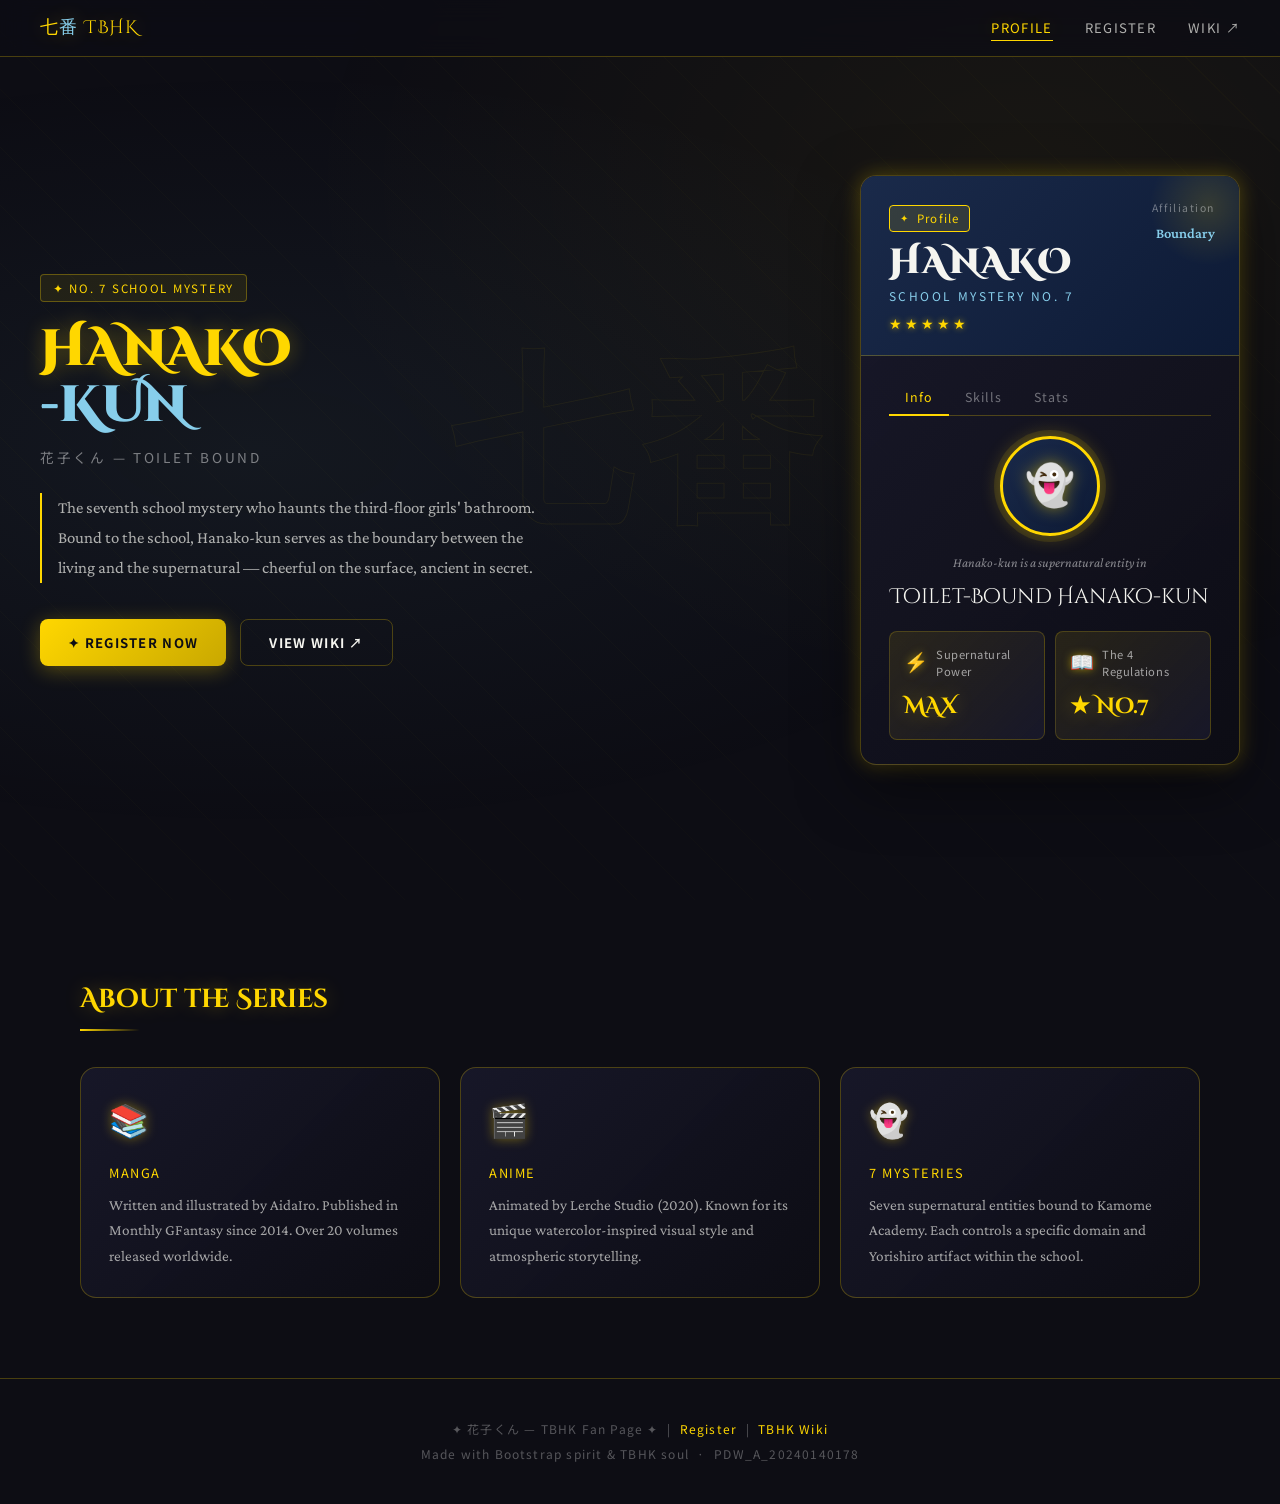
<file: index.html>
<!DOCTYPE html>
<html lang="id">
<head>
  <meta charset="UTF-8" />
  <meta name="viewport" content="width=device-width, initial-scale=1.0" />
  <title>@neiranie | TBHK</title>
  <link rel="stylesheet" href="style.css" />
</head>
<body>

  <!-- NAVBAR -->
  <nav class="navbar">
    <a href="index.html" class="nav-logo">七<span>番</span> TBHK</a>
    <ul class="nav-links">
      <li><a href="index.html" class="active">Profile</a></li>
      <li><a href="form.html">Register</a></li>
      <li><a href="https://tbhk.fandom.com/wiki/Hanako" target="_blank">Wiki ↗</a></li>
    </ul>
  </nav>

  <!-- HERO -->
  <section class="hero">
    <div class="hero-bg-text">七番</div>

    <div class="hero-content">
      <!-- Left: Info -->
      <div class="hero-info stagger-in">
        <div class="section-tag">✦ No. 7 School Mystery</div>

        <h1 class="hero-title">
          <span class="accent-gold">HANAKO</span><br>
          <span class="accent-sky">-KUN</span>
        </h1>

        <p class="hero-subtitle">花子くん — Toilet Bound</p>

        <p class="hero-desc">
          The seventh school mystery who haunts the third-floor girls' bathroom.
          Bound to the school, Hanako-kun serves as the boundary between the
          living and the supernatural — cheerful on the surface, ancient in secret.
        </p>

        <div class="hero-actions">
          <a href="form.html" class="btn btn-gold">✦ Register Now</a>
          <a href="https://tbhk.fandom.com/wiki/Hanako" target="_blank" class="btn btn-outline">View Wiki ↗</a>
        </div>
      </div>

      <!-- Right: Profile Card -->
      <div class="animate-float">
        <div class="profile-card">
          <!-- Card Header -->
          <div class="card-header">
            <div class="card-badge">Profile</div>
            <div class="card-name">HANAKO</div>
            <div class="card-subtitle">SCHOOL MYSTERY NO. 7</div>
            <div class="stars">
              <span>★</span><span>★</span><span>★</span><span>★</span><span>★</span>
            </div>
            <div class="card-type">
              <span class="card-type-label">Affiliation</span>
              <span class="card-type-value">Boundary</span>
            </div>
          </div>

          <!-- Card Body with Tabs -->
          <div class="card-body">
            <div class="tab-nav">
              <button class="tab-btn active" onclick="switchTab(event, 'tab-info')">Info</button>
              <button class="tab-btn" onclick="switchTab(event, 'tab-skills')">Skills</button>
              <button class="tab-btn" onclick="switchTab(event, 'tab-stats')">Stats</button>
            </div>

            <!-- Tab: Info -->
            <div id="tab-info" class="tab-content active">
              <div class="avatar-wrap">
                <div class="avatar">
                  <span class="avatar-placeholder">👻</span>
                </div>
              </div>
              <p class="char-desc">Hanako-kun is a supernatural entity in</p>
              <p class="char-title-big">Toilet-Bound Hanako-kun</p>

              <div class="talent-grid">
                <div class="talent-card">
                  <div class="talent-card-header">
                    <span class="talent-icon">⚡</span>
                    <span class="talent-name">Supernatural Power</span>
                  </div>
                  <div class="talent-value">MAX</div>
                </div>
                <div class="talent-card">
                  <div class="talent-card-header">
                    <span class="talent-icon">📖</span>
                    <span class="talent-name">The 4 Regulations</span>
                  </div>
                  <div class="talent-value">★ No.7</div>
                </div>
              </div>
            </div>

            <!-- Tab: Skills -->
            <div id="tab-skills" class="tab-content">
              <div class="skill-grid">
                <div class="skill-icon">
                  <span class="skill-icon-emoji">🕯️</span>
                  <span class="skill-icon-name">Boundary Control</span>
                </div>
                <div class="skill-icon">
                  <span class="skill-icon-emoji">🔪</span>
                  <span class="skill-icon-name">Blade Mastery</span>
                </div>
                <div class="skill-icon">
                  <span class="skill-icon-emoji">🌸</span>
                  <span class="skill-icon-name">Mokke Command</span>
                </div>
                <div class="skill-icon">
                  <span class="skill-icon-emoji">⛩️</span>
                  <span class="skill-icon-name">Yorishiro Seal</span>
                </div>
                <div class="skill-icon">
                  <span class="skill-icon-emoji">🌙</span>
                  <span class="skill-icon-name">Time Alter</span>
                </div>
                <div class="skill-icon">
                  <span class="skill-icon-emoji">✨</span>
                  <span class="skill-icon-name">Wish Grant</span>
                </div>
              </div>
            </div>

            <!-- Tab: Stats -->
            <div id="tab-stats" class="tab-content">
              <div class="stat-area">
                <div class="stat-label">統計 Statistics</div>
                <div class="stat-bars">
                  <div class="stat-row">
                    <span class="stat-name">Power</span>
                    <div class="stat-bar-track">
                      <div class="stat-bar-fill" style="width:95%; --delay:0.1s"></div>
                    </div>
                    <span class="stat-val">95</span>
                  </div>
                  <div class="stat-row">
                    <span class="stat-name">Speed</span>
                    <div class="stat-bar-track">
                      <div class="stat-bar-fill" style="width:88%; --delay:0.2s"></div>
                    </div>
                    <span class="stat-val">88</span>
                  </div>
                  <div class="stat-row">
                    <span class="stat-name">Mystery</span>
                    <div class="stat-bar-track">
                      <div class="stat-bar-fill" style="width:100%; --delay:0.3s"></div>
                    </div>
                    <span class="stat-val">∞</span>
                  </div>
                  <div class="stat-row">
                    <span class="stat-name">Charisma</span>
                    <div class="stat-bar-track">
                      <div class="stat-bar-fill" style="width:82%; --delay:0.4s"></div>
                    </div>
                    <span class="stat-val">82</span>
                  </div>
                  <div class="stat-row">
                    <span class="stat-name">Wisdom</span>
                    <div class="stat-bar-track">
                      <div class="stat-bar-fill" style="width:90%; --delay:0.5s"></div>
                    </div>
                    <span class="stat-val">90</span>
                  </div>
                </div>
              </div>
            </div>

          </div><!-- /card-body -->
        </div><!-- /profile-card -->
      </div>
    </div><!-- /hero-content -->
  </section>

  <!-- INFO SECTION -->
  <div class="section">
    <h2 class="section-title">About the Series</h2>
    <div class="section-divider"></div>
    <div class="info-grid stagger-in">
      <div class="info-card">
        <div class="info-card-icon">📚</div>
        <div class="info-card-title">Manga</div>
        <p class="info-card-text">Written and illustrated by AidaIro. Published in Monthly GFantasy since 2014. Over 20 volumes released worldwide.</p>
      </div>
      <div class="info-card">
        <div class="info-card-icon">🎬</div>
        <div class="info-card-title">Anime</div>
        <p class="info-card-text">Animated by Lerche Studio (2020). Known for its unique watercolor-inspired visual style and atmospheric storytelling.</p>
      </div>
      <div class="info-card">
        <div class="info-card-icon">👻</div>
        <div class="info-card-title">7 Mysteries</div>
        <p class="info-card-text">Seven supernatural entities bound to Kamome Academy. Each controls a specific domain and Yorishiro artifact within the school.</p>
      </div>
    </div>
  </div>

  <!-- FOOTER -->
  <footer>
    <p>✦ 花子くん — TBHK Fan Page ✦ &nbsp;|&nbsp; <a href="form.html">Register</a> &nbsp;|&nbsp; <a href="https://tbhk.fandom.com" target="_blank">TBHK Wiki</a></p>
    <p style="margin-top:6px;">Made with Bootstrap spirit &amp; TBHK soul &nbsp;·&nbsp; PDW_A_20240140178</p>
  </footer>

  <script src="main.js"></script>
</body>
</html>
</file>
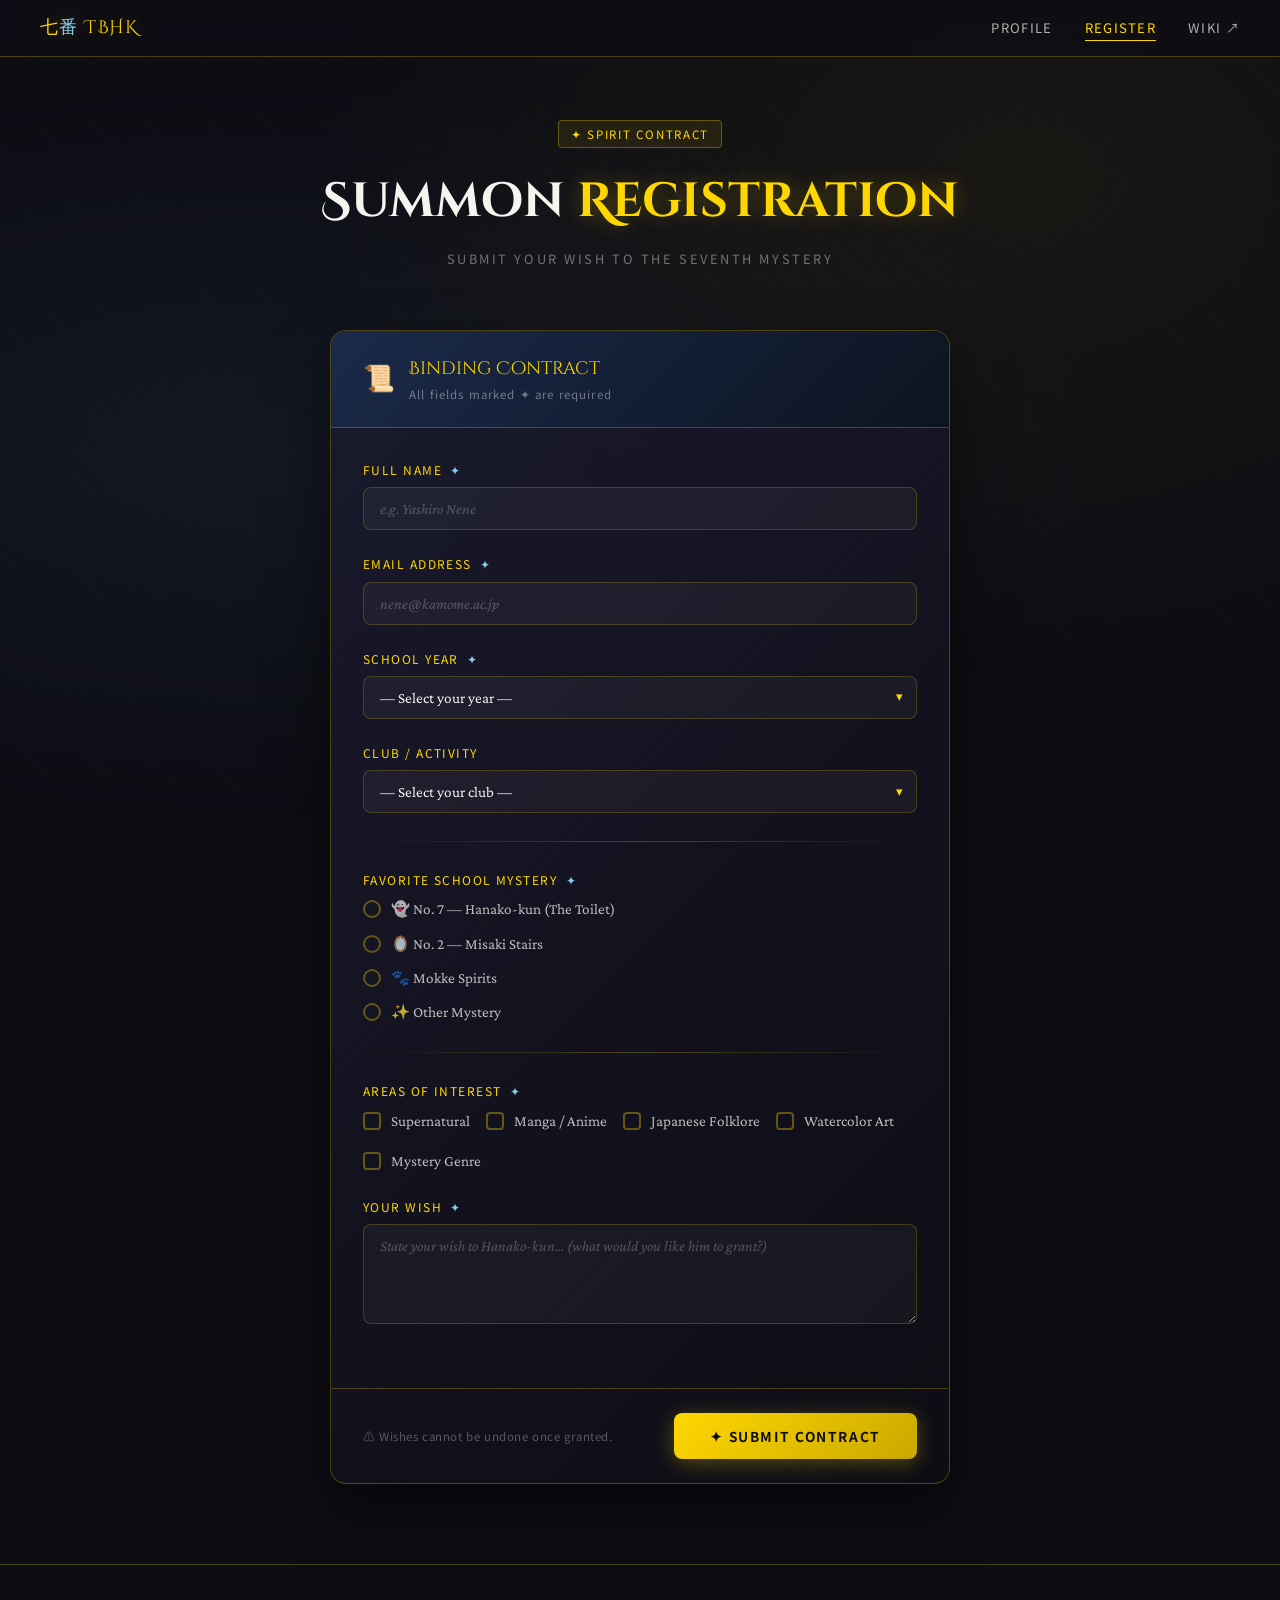
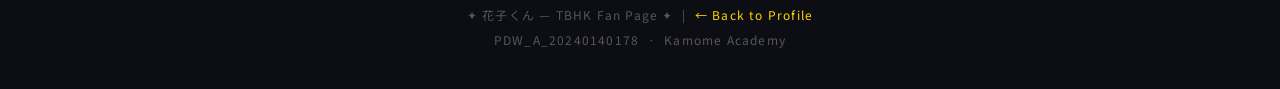
<file: form.html>
<!DOCTYPE html>
<html lang="id">
<head>
  <meta charset="UTF-8" />
  <meta name="viewport" content="width=device-width, initial-scale=1.0" />
  <title>@neiranie | TBHK</title>
  <link rel="stylesheet" href="style.css" />
</head>
<body>

  <!-- NAVBAR -->
  <nav class="navbar">
    <a href="index.html" class="nav-logo">七<span>番</span> TBHK</a>
    <ul class="nav-links">
      <li><a href="index.html">Profile</a></li>
      <li><a href="form.html" class="active">Register</a></li>
      <li><a href="https://tbhk.fandom.com/wiki/Hanako" target="_blank">Wiki ↗</a></li>
    </ul>
  </nav>

  <!-- FORM HERO -->
  <div class="form-hero">
    <div class="hero-bg-text" style="font-size:clamp(50px,10vw,120px); opacity:0.4;">契約</div>
    <div class="section-tag" style="margin: 0 auto 16px; display:inline-flex;">✦ Spirit Contract</div>
    <h1 class="form-hero-title">Summon <span class="accent-gold">Registration</span></h1>
    <p class="form-hero-sub">Submit your wish to the seventh mystery</p>
  </div>

  <!-- FORM -->
  <div class="form-container">
    <div class="form-card">

      <!-- Form Header -->
      <div class="form-card-header">
        <span class="form-card-header-icon">📜</span>
        <div>
          <div class="form-card-title">Binding Contract</div>
          <div class="form-card-subtitle">All fields marked ✦ are required</div>
        </div>
      </div>

      <!-- Form Body -->
      <div class="form-body">

        <!-- Name -->
        <div class="form-group">
          <label class="form-label" for="name">Full Name <span class="required">✦</span></label>
          <input type="text" id="name" class="form-input" placeholder="e.g. Yashiro Nene" required />
        </div>

        <!-- Email -->
        <div class="form-group">
          <label class="form-label" for="email">Email Address <span class="required">✦</span></label>
          <input type="email" id="email" class="form-input" placeholder="nene@kamome.ac.jp" required />
        </div>

        <!-- School Year (Dropdown) -->
        <div class="form-group">
          <label class="form-label" for="year">School Year <span class="required">✦</span></label>
          <div class="select-wrap">
            <select id="year" class="form-select" required>
              <option value="" disabled selected>— Select your year —</option>
              <option value="1">1st Year</option>
              <option value="2">2nd Year</option>
              <option value="3">3rd Year</option>
              <option value="staff">Staff / Teacher</option>
            </select>
          </div>
        </div>

        <!-- Club (Dropdown) -->
        <div class="form-group">
          <label class="form-label" for="club">Club / Activity</label>
          <div class="select-wrap">
            <select id="club" class="form-select">
              <option value="" disabled selected>— Select your club —</option>
              <option value="broadcast">Broadcasting Club</option>
              <option value="art">Art Club</option>
              <option value="drama">Drama Club</option>
              <option value="none">No Club</option>
            </select>
          </div>
        </div>

        <div class="form-divider"></div>

        <!-- Favorite Mystery (Radio) -->
        <div class="form-group">
          <label class="form-label">Favorite School Mystery <span class="required">✦</span></label>
          <div class="radio-group">
            <label class="radio-item">
              <input type="radio" name="mystery" value="hanako" />
              👻 No. 7 — Hanako-kun (The Toilet)
            </label>
            <label class="radio-item">
              <input type="radio" name="mystery" value="misaki" />
              🪞 No. 2 — Misaki Stairs
            </label>
            <label class="radio-item">
              <input type="radio" name="mystery" value="mokke" />
              🐾 Mokke Spirits
            </label>
            <label class="radio-item">
              <input type="radio" name="mystery" value="other" />
              ✨ Other Mystery
            </label>
          </div>
        </div>

        <div class="form-divider"></div>

        <!-- Interests (Checkbox) -->
        <div class="form-group">
          <label class="form-label">Areas of Interest <span class="required">✦</span></label>
          <div class="checkbox-group inline">
            <label class="checkbox-item">
              <input type="checkbox" name="interest" value="supernatural" />
              Supernatural
            </label>
            <label class="checkbox-item">
              <input type="checkbox" name="interest" value="manga" />
              Manga / Anime
            </label>
            <label class="checkbox-item">
              <input type="checkbox" name="interest" value="folklore" />
              Japanese Folklore
            </label>
            <label class="checkbox-item">
              <input type="checkbox" name="interest" value="art" />
              Watercolor Art
            </label>
            <label class="checkbox-item">
              <input type="checkbox" name="interest" value="mystery" />
              Mystery Genre
            </label>
          </div>
        </div>

        <!-- Wish / Message -->
        <div class="form-group">
          <label class="form-label" for="wish">Your Wish <span class="required">✦</span></label>
          <textarea id="wish" class="form-textarea" placeholder="State your wish to Hanako-kun... (what would you like him to grant?)" required></textarea>
        </div>

      </div><!-- /form-body -->

      <!-- Form Footer -->
      <div class="form-footer">
        <span class="form-footer-note">⚠ Wishes cannot be undone once granted.</span>
        <button class="btn-submit" onclick="handleSubmit()">✦ Submit Contract</button>
      </div>

    </div><!-- /form-card -->
  </div>

  <!-- Toast -->
  <div class="toast" id="toast">
    <span>✦</span>
    <span id="toast-msg">Contract submitted successfully!</span>
  </div>

  <!-- FOOTER -->
  <footer>
    <p>✦ 花子くん — TBHK Fan Page ✦ &nbsp;|&nbsp; <a href="index.html">← Back to Profile</a></p>
    <p style="margin-top:6px;">PDW_A_20240140178 &nbsp;·&nbsp; Kamome Academy</p>
  </footer>

  <script src="main.js"></script>
</body>
</html>
</file>
<file: style.css>
/* =============================================
   TBHK THEME - HANAKO COLOR PALETTE
   Colors: #1a1a2e (deep navy/black), #FFD700 (gold),
           #87CEEB (sky blue), #ffffff, #c8a97e (aged paper)
   ============================================= */

@import url('https://fonts.googleapis.com/css2?family=Cinzel+Decorative:wght@400;700;900&family=Crimson+Pro:ital,wght@0,300;0,400;0,600;1,300;1,400&family=Noto+Sans+JP:wght@300;400;700&display=swap');

/* ---- CSS Variables ---- */
:root {
  --black: #0d0d14;
  --deep-navy: #1a1a2e;
  --navy: #16213e;
  --gold: #FFD700;
  --gold-dark: #c9a800;
  --gold-light: #fff0a0;
  --sky: #87CEEB;
  --sky-dark: #5aabd6;
  --white: #f5f5f0;
  --paper: #e8dcc8;
  --ghost: rgba(255,255,255,0.07);
  --ghost-border: rgba(255,215,0,0.25);
  --shadow-gold: 0 0 20px rgba(255,215,0,0.3);
  --shadow-sky: 0 0 20px rgba(135,206,235,0.3);
  --font-display: 'Cinzel Decorative', serif;
  --font-body: 'Crimson Pro', serif;
  --font-jp: 'Noto Sans JP', sans-serif;
  --radius: 16px;
  --radius-sm: 8px;
}

/* ---- Reset & Base ---- */
*, *::before, *::after { box-sizing: border-box; margin: 0; padding: 0; }

html { scroll-behavior: smooth; }

body {
  background-color: var(--black);
  color: var(--white);
  font-family: var(--font-body);
  font-size: 16px;
  line-height: 1.6;
  min-height: 100vh;
  overflow-x: hidden;
}

/* ---- Background Texture ---- */
body::before {
  content: '';
  position: fixed;
  inset: 0;
  background:
    radial-gradient(ellipse at 20% 50%, rgba(135,206,235,0.06) 0%, transparent 60%),
    radial-gradient(ellipse at 80% 20%, rgba(255,215,0,0.05) 0%, transparent 50%),
    repeating-linear-gradient(
      45deg,
      transparent,
      transparent 40px,
      rgba(255,215,0,0.015) 40px,
      rgba(255,215,0,0.015) 41px
    );
  pointer-events: none;
  z-index: 0;
}

/* ---- Scrollbar ---- */
::-webkit-scrollbar { width: 6px; }
::-webkit-scrollbar-track { background: var(--black); }
::-webkit-scrollbar-thumb { background: var(--gold-dark); border-radius: 3px; }

/* =========================================
   NAVBAR
   ========================================= */
.navbar {
  position: fixed;
  top: 0; left: 0; right: 0;
  z-index: 100;
  display: flex;
  align-items: center;
  justify-content: space-between;
  padding: 14px 40px;
  background: rgba(13,13,20,0.85);
  backdrop-filter: blur(12px);
  border-bottom: 1px solid var(--ghost-border);
}

.nav-logo {
  font-family: var(--font-display);
  font-size: 1.1rem;
  color: var(--gold);
  text-decoration: none;
  letter-spacing: 0.08em;
  text-shadow: var(--shadow-gold);
}

.nav-logo span {
  color: var(--sky);
}

.nav-links {
  display: flex;
  gap: 32px;
  list-style: none;
}

.nav-links a {
  font-family: var(--font-jp);
  font-size: 0.82rem;
  color: rgba(245,245,240,0.7);
  text-decoration: none;
  letter-spacing: 0.1em;
  text-transform: uppercase;
  transition: color 0.3s, text-shadow 0.3s;
  position: relative;
}

.nav-links a::after {
  content: '';
  position: absolute;
  bottom: -4px; left: 0; right: 0;
  height: 1px;
  background: var(--gold);
  transform: scaleX(0);
  transform-origin: left;
  transition: transform 0.3s ease;
}

.nav-links a:hover,
.nav-links a.active {
  color: var(--gold);
  text-shadow: var(--shadow-gold);
}

.nav-links a:hover::after,
.nav-links a.active::after {
  transform: scaleX(1);
}

/* =========================================
   HERO SECTION (index.html)
   ========================================= */
.hero {
  position: relative;
  min-height: 100vh;
  display: flex;
  align-items: center;
  padding: 100px 40px 60px;
  overflow: hidden;
}

.hero-bg-text {
  position: absolute;
  top: 50%;
  left: 50%;
  transform: translate(-50%, -50%);
  font-family: var(--font-display);
  font-size: clamp(80px, 15vw, 180px);
  font-weight: 900;
  color: transparent;
  -webkit-text-stroke: 1px rgba(255,215,0,0.06);
  white-space: nowrap;
  pointer-events: none;
  user-select: none;
  letter-spacing: 0.05em;
}

.hero-content {
  position: relative;
  z-index: 1;
  max-width: 1200px;
  margin: 0 auto;
  display: grid;
  grid-template-columns: 1fr 380px;
  gap: 60px;
  align-items: center;
  width: 100%;
}

/* ---- Profile Card ---- */
.profile-card {
  background: linear-gradient(135deg, rgba(26,26,46,0.9) 0%, rgba(13,13,20,0.95) 100%);
  border: 1px solid var(--ghost-border);
  border-radius: var(--radius);
  overflow: hidden;
  box-shadow: 0 20px 60px rgba(0,0,0,0.5), var(--shadow-gold);
  animation: fadeInUp 0.8s ease forwards;
}

.card-header {
  position: relative;
  background: linear-gradient(135deg, #1a2a4a 0%, #0d1a35 100%);
  padding: 28px 28px 20px;
  border-bottom: 1px solid var(--ghost-border);
  overflow: hidden;
}

.card-header::before {
  content: '';
  position: absolute;
  top: -30px; right: -30px;
  width: 120px; height: 120px;
  background: radial-gradient(circle, rgba(255,215,0,0.15) 0%, transparent 70%);
  border-radius: 50%;
}

.card-badge {
  display: inline-flex;
  align-items: center;
  gap: 8px;
  background: rgba(255,215,0,0.12);
  border: 1px solid var(--gold);
  border-radius: 4px;
  padding: 3px 10px;
  font-family: var(--font-jp);
  font-size: 0.72rem;
  color: var(--gold);
  letter-spacing: 0.1em;
  margin-bottom: 12px;
}

.card-badge::before {
  content: '✦';
  font-size: 0.6rem;
}

.card-name {
  font-family: var(--font-display);
  font-size: 2.2rem;
  font-weight: 900;
  color: var(--white);
  letter-spacing: 0.05em;
  line-height: 1.1;
  margin-bottom: 4px;
}

.card-subtitle {
  font-family: var(--font-jp);
  font-size: 0.75rem;
  color: var(--sky);
  letter-spacing: 0.2em;
  text-transform: uppercase;
}

.card-type {
  position: absolute;
  top: 24px; right: 24px;
  text-align: right;
}

.card-type-label {
  font-family: var(--font-jp);
  font-size: 0.65rem;
  color: rgba(255,255,255,0.4);
  letter-spacing: 0.15em;
  display: block;
  margin-bottom: 4px;
}

.card-type-value {
  font-family: var(--font-body);
  font-size: 0.9rem;
  font-weight: 600;
  color: var(--sky);
}

/* Stars rating */
.stars {
  display: flex;
  gap: 3px;
  margin-top: 8px;
}

.stars span {
  color: var(--gold);
  font-size: 0.85rem;
  text-shadow: 0 0 6px rgba(255,215,0,0.6);
}

.card-body {
  padding: 24px 28px;
}

/* Tab navigation (like Gallery/Home/Lore in ref) */
.tab-nav {
  display: flex;
  gap: 0;
  border-bottom: 1px solid var(--ghost-border);
  margin-bottom: 20px;
}

.tab-btn {
  background: none;
  border: none;
  padding: 8px 16px;
  font-family: var(--font-jp);
  font-size: 0.78rem;
  color: rgba(255,255,255,0.4);
  cursor: pointer;
  letter-spacing: 0.08em;
  border-bottom: 2px solid transparent;
  margin-bottom: -1px;
  transition: all 0.3s;
}

.tab-btn.active {
  color: var(--gold);
  border-bottom-color: var(--gold);
}

.tab-content { display: none; }
.tab-content.active { display: block; animation: fadeIn 0.3s ease; }

/* Avatar */
.avatar-wrap {
  display: flex;
  justify-content: center;
  margin-bottom: 16px;
}

.avatar {
  width: 100px; height: 100px;
  border-radius: 50%;
  border: 3px solid var(--gold);
  box-shadow: 0 0 0 6px rgba(255,215,0,0.1), var(--shadow-gold);
  background: linear-gradient(135deg, #1a2a4a, #0d1a35);
  display: flex;
  align-items: center;
  justify-content: center;
  font-size: 2.5rem;
  position: relative;
  overflow: hidden;
}

.avatar-placeholder {
  font-size: 2.5rem;
  filter: drop-shadow(0 0 8px rgba(255,215,0,0.5));
}

/* Stat description */
.char-desc {
  font-family: var(--font-body);
  font-size: 0.82rem;
  font-style: italic;
  color: rgba(255,255,255,0.5);
  text-align: center;
  margin-bottom: 8px;
}

.char-title-big {
  font-family: var(--font-display);
  font-size: 1.3rem;
  color: var(--white);
  text-align: center;
  margin-bottom: 16px;
}

/* ---- Skill Icons (like King's Castling etc) ---- */
.skill-grid {
  display: grid;
  grid-template-columns: repeat(3, 1fr);
  gap: 12px;
  margin-bottom: 16px;
}

.skill-icon {
  background: linear-gradient(135deg, rgba(135,206,235,0.12), rgba(26,26,46,0.8));
  border: 1px solid rgba(135,206,235,0.25);
  border-radius: var(--radius-sm);
  padding: 14px 8px 10px;
  text-align: center;
  cursor: pointer;
  transition: all 0.3s;
}

.skill-icon:hover {
  border-color: var(--gold);
  box-shadow: var(--shadow-gold);
  transform: translateY(-2px);
}

.skill-icon-emoji {
  font-size: 1.5rem;
  display: block;
  margin-bottom: 6px;
  filter: drop-shadow(0 0 4px rgba(255,215,0,0.4));
}

.skill-icon-name {
  font-family: var(--font-jp);
  font-size: 0.62rem;
  color: rgba(255,255,255,0.6);
  letter-spacing: 0.05em;
}

/* ---- Stat chart area ---- */
.stat-area {
  background: rgba(135,206,235,0.05);
  border: 1px solid rgba(135,206,235,0.15);
  border-radius: var(--radius-sm);
  padding: 16px;
  margin-bottom: 16px;
}

.stat-label {
  font-family: var(--font-jp);
  font-size: 0.75rem;
  color: var(--sky);
  margin-bottom: 12px;
  letter-spacing: 0.1em;
}

.stat-bars {
  display: flex;
  flex-direction: column;
  gap: 8px;
}

.stat-row {
  display: flex;
  align-items: center;
  gap: 10px;
}

.stat-name {
  font-family: var(--font-jp);
  font-size: 0.68rem;
  color: rgba(255,255,255,0.5);
  width: 60px;
  flex-shrink: 0;
}

.stat-bar-track {
  flex: 1;
  height: 4px;
  background: rgba(255,255,255,0.08);
  border-radius: 2px;
  overflow: hidden;
}

.stat-bar-fill {
  height: 100%;
  border-radius: 2px;
  background: linear-gradient(90deg, var(--sky-dark), var(--sky));
  box-shadow: 0 0 6px rgba(135,206,235,0.5);
  transform-origin: left;
  animation: barGrow 1s ease forwards;
  animation-delay: var(--delay, 0s);
  transform: scaleX(0);
}

.stat-val {
  font-family: var(--font-jp);
  font-size: 0.68rem;
  color: var(--sky);
  width: 28px;
  text-align: right;
}

/* ---- Talent cards ---- */
.talent-grid {
  display: grid;
  grid-template-columns: 1fr 1fr;
  gap: 10px;
}

.talent-card {
  background: linear-gradient(135deg, rgba(255,215,0,0.1), rgba(26,26,46,0.8));
  border: 1px solid rgba(255,215,0,0.2);
  border-radius: var(--radius-sm);
  padding: 14px;
}

.talent-card-header {
  display: flex;
  align-items: center;
  gap: 8px;
  margin-bottom: 8px;
}

.talent-icon {
  font-size: 1.2rem;
  filter: drop-shadow(0 0 4px rgba(255,215,0,0.5));
}

.talent-name {
  font-family: var(--font-jp);
  font-size: 0.7rem;
  color: rgba(255,255,255,0.6);
  letter-spacing: 0.05em;
}

.talent-value {
  font-family: var(--font-display);
  font-size: 1.4rem;
  font-weight: 700;
  color: var(--gold);
  text-shadow: var(--shadow-gold);
}

/* =========================================
   MAIN INFO SECTION
   ========================================= */
.hero-info {
  position: relative;
  z-index: 1;
}

.section-tag {
  display: inline-flex;
  align-items: center;
  gap: 8px;
  background: rgba(255,215,0,0.08);
  border: 1px solid rgba(255,215,0,0.3);
  border-radius: 4px;
  padding: 4px 12px;
  font-family: var(--font-jp);
  font-size: 0.72rem;
  color: var(--gold);
  letter-spacing: 0.15em;
  text-transform: uppercase;
  margin-bottom: 20px;
}

.hero-title {
  font-family: var(--font-display);
  font-size: clamp(2rem, 4vw, 3.2rem);
  font-weight: 900;
  line-height: 1.1;
  margin-bottom: 12px;
  color: var(--white);
}

.hero-title .accent-gold { color: var(--gold); text-shadow: var(--shadow-gold); }
.hero-title .accent-sky { color: var(--sky); }

.hero-subtitle {
  font-family: var(--font-jp);
  font-size: 0.85rem;
  color: rgba(255,255,255,0.45);
  letter-spacing: 0.2em;
  text-transform: uppercase;
  margin-bottom: 24px;
}

.hero-desc {
  font-family: var(--font-body);
  font-size: 1.05rem;
  color: rgba(245,245,240,0.7);
  line-height: 1.8;
  max-width: 520px;
  margin-bottom: 36px;
  border-left: 2px solid var(--gold);
  padding-left: 16px;
}

.hero-actions {
  display: flex;
  gap: 14px;
  flex-wrap: wrap;
}

/* ---- Buttons ---- */
.btn {
  display: inline-flex;
  align-items: center;
  gap: 8px;
  padding: 12px 28px;
  border-radius: var(--radius-sm);
  font-family: var(--font-jp);
  font-size: 0.82rem;
  font-weight: 700;
  letter-spacing: 0.1em;
  text-decoration: none;
  cursor: pointer;
  border: none;
  transition: all 0.3s;
  text-transform: uppercase;
}

.btn-gold {
  background: linear-gradient(135deg, var(--gold), var(--gold-dark));
  color: var(--black);
  box-shadow: 0 4px 20px rgba(255,215,0,0.3);
}

.btn-gold:hover {
  transform: translateY(-2px);
  box-shadow: 0 8px 30px rgba(255,215,0,0.5);
}

.btn-outline {
  background: transparent;
  border: 1px solid var(--ghost-border);
  color: var(--white);
}

.btn-outline:hover {
  border-color: var(--gold);
  color: var(--gold);
  box-shadow: var(--shadow-gold);
}

/* =========================================
   INFO CARDS SECTION
   ========================================= */
.section {
  position: relative;
  z-index: 1;
  padding: 80px 40px;
  max-width: 1200px;
  margin: 0 auto;
}

.section-title {
  font-family: var(--font-display);
  font-size: 1.6rem;
  color: var(--gold);
  margin-bottom: 8px;
  text-shadow: var(--shadow-gold);
}

.section-divider {
  width: 60px;
  height: 2px;
  background: linear-gradient(90deg, var(--gold), transparent);
  margin-bottom: 36px;
}

.info-grid {
  display: grid;
  grid-template-columns: repeat(3, 1fr);
  gap: 20px;
}

.info-card {
  background: linear-gradient(135deg, rgba(26,26,46,0.8), rgba(13,13,20,0.9));
  border: 1px solid var(--ghost-border);
  border-radius: var(--radius);
  padding: 28px;
  transition: all 0.3s;
  position: relative;
  overflow: hidden;
}

.info-card::before {
  content: '';
  position: absolute;
  top: 0; left: 0; right: 0;
  height: 2px;
  background: linear-gradient(90deg, var(--gold), var(--sky), transparent);
  opacity: 0;
  transition: opacity 0.3s;
}

.info-card:hover {
  border-color: rgba(255,215,0,0.4);
  transform: translateY(-4px);
  box-shadow: 0 20px 40px rgba(0,0,0,0.4), var(--shadow-gold);
}

.info-card:hover::before { opacity: 1; }

.info-card-icon {
  font-size: 2rem;
  margin-bottom: 16px;
  filter: drop-shadow(0 0 6px rgba(255,215,0,0.4));
}

.info-card-title {
  font-family: var(--font-jp);
  font-size: 0.8rem;
  color: var(--gold);
  letter-spacing: 0.12em;
  text-transform: uppercase;
  margin-bottom: 8px;
}

.info-card-text {
  font-family: var(--font-body);
  font-size: 0.95rem;
  color: rgba(245,245,240,0.65);
  line-height: 1.7;
}

/* =========================================
   FOOTER
   ========================================= */
footer {
  position: relative;
  z-index: 1;
  text-align: center;
  padding: 40px;
  border-top: 1px solid var(--ghost-border);
  font-family: var(--font-jp);
  font-size: 0.75rem;
  color: rgba(255,255,255,0.3);
  letter-spacing: 0.1em;
}

footer a {
  color: var(--gold);
  text-decoration: none;
  transition: opacity 0.3s;
}
footer a:hover { opacity: 0.7; }

/* =========================================
   FORM PAGE (form.html)
   ========================================= */
.form-hero {
  position: relative;
  padding: 120px 40px 60px;
  text-align: center;
  overflow: hidden;
}

.form-hero-title {
  font-family: var(--font-display);
  font-size: clamp(1.8rem, 4vw, 3rem);
  color: var(--white);
  margin-bottom: 8px;
}

.form-hero-title .accent-gold { color: var(--gold); text-shadow: var(--shadow-gold); }

.form-hero-sub {
  font-family: var(--font-jp);
  font-size: 0.8rem;
  color: rgba(255,255,255,0.4);
  letter-spacing: 0.2em;
  text-transform: uppercase;
}

.form-container {
  max-width: 700px;
  margin: 0 auto;
  padding: 0 40px 80px;
  position: relative;
  z-index: 1;
}

.form-card {
  background: linear-gradient(135deg, rgba(26,26,46,0.95), rgba(13,13,20,0.98));
  border: 1px solid var(--ghost-border);
  border-radius: var(--radius);
  overflow: hidden;
  box-shadow: 0 30px 60px rgba(0,0,0,0.5);
}

.form-card-header {
  background: linear-gradient(135deg, #1a2a4a 0%, #0d1420 100%);
  padding: 24px 32px;
  border-bottom: 1px solid var(--ghost-border);
  display: flex;
  align-items: center;
  gap: 14px;
}

.form-card-header-icon { font-size: 1.6rem; }

.form-card-title {
  font-family: var(--font-display);
  font-size: 1.1rem;
  color: var(--gold);
}

.form-card-subtitle {
  font-family: var(--font-jp);
  font-size: 0.72rem;
  color: rgba(255,255,255,0.4);
  letter-spacing: 0.1em;
  margin-top: 2px;
}

.form-body {
  padding: 32px;
}

/* ---- Form Groups ---- */
.form-group {
  margin-bottom: 24px;
}

.form-label {
  display: block;
  font-family: var(--font-jp);
  font-size: 0.75rem;
  color: var(--gold);
  letter-spacing: 0.12em;
  text-transform: uppercase;
  margin-bottom: 8px;
}

.form-label .required { color: var(--sky); margin-left: 4px; }

.form-input,
.form-select,
.form-textarea {
  width: 100%;
  background: rgba(255,255,255,0.04);
  border: 1px solid rgba(255,215,0,0.2);
  border-radius: var(--radius-sm);
  padding: 12px 16px;
  color: var(--white);
  font-family: var(--font-body);
  font-size: 0.95rem;
  outline: none;
  transition: all 0.3s;
  appearance: none;
}

.form-input::placeholder,
.form-textarea::placeholder {
  color: rgba(255,255,255,0.25);
  font-style: italic;
}

.form-input:focus,
.form-select:focus,
.form-textarea:focus {
  border-color: var(--gold);
  background: rgba(255,215,0,0.04);
  box-shadow: 0 0 0 3px rgba(255,215,0,0.1);
}

.form-textarea { min-height: 100px; resize: vertical; }

/* Select styling */
.select-wrap { position: relative; }

.select-wrap::after {
  content: '▾';
  position: absolute;
  right: 14px;
  top: 50%;
  transform: translateY(-50%);
  color: var(--gold);
  pointer-events: none;
  font-size: 0.8rem;
}

.form-select option { background: var(--deep-navy); }

/* Radio & Checkbox */
.radio-group,
.checkbox-group {
  display: flex;
  flex-direction: column;
  gap: 10px;
}

.radio-group.inline,
.checkbox-group.inline {
  flex-direction: row;
  flex-wrap: wrap;
  gap: 16px;
}

.radio-item,
.checkbox-item {
  display: flex;
  align-items: center;
  gap: 10px;
  cursor: pointer;
  font-family: var(--font-body);
  font-size: 0.95rem;
  color: rgba(245,245,240,0.75);
  transition: color 0.3s;
}

.radio-item:hover,
.checkbox-item:hover { color: var(--gold); }

.radio-item input[type="radio"],
.checkbox-item input[type="checkbox"] {
  appearance: none;
  width: 18px; height: 18px;
  border: 2px solid rgba(255,215,0,0.35);
  border-radius: 50%;
  cursor: pointer;
  transition: all 0.3s;
  flex-shrink: 0;
  position: relative;
}

.checkbox-item input[type="checkbox"] {
  border-radius: 4px;
}

.radio-item input[type="radio"]:checked,
.checkbox-item input[type="checkbox"]:checked {
  background: var(--gold);
  border-color: var(--gold);
  box-shadow: 0 0 8px rgba(255,215,0,0.5);
}

.radio-item input[type="radio"]:checked::after {
  content: '';
  position: absolute;
  top: 50%; left: 50%;
  transform: translate(-50%, -50%);
  width: 6px; height: 6px;
  background: var(--black);
  border-radius: 50%;
}

.checkbox-item input[type="checkbox"]:checked::after {
  content: '✓';
  position: absolute;
  top: 50%; left: 50%;
  transform: translate(-50%, -50%);
  color: var(--black);
  font-size: 0.7rem;
  font-weight: bold;
  line-height: 1;
}

/* ---- Divider ---- */
.form-divider {
  height: 1px;
  background: linear-gradient(90deg, transparent, var(--ghost-border), transparent);
  margin: 28px 0;
}

/* ---- Form Footer ---- */
.form-footer {
  padding: 24px 32px;
  border-top: 1px solid var(--ghost-border);
  display: flex;
  align-items: center;
  justify-content: space-between;
  gap: 16px;
}

.form-footer-note {
  font-family: var(--font-jp);
  font-size: 0.72rem;
  color: rgba(255,255,255,0.3);
  letter-spacing: 0.05em;
}

.btn-submit {
  background: linear-gradient(135deg, var(--gold), var(--gold-dark));
  color: var(--black);
  border: none;
  padding: 13px 36px;
  border-radius: var(--radius-sm);
  font-family: var(--font-jp);
  font-size: 0.85rem;
  font-weight: 700;
  letter-spacing: 0.12em;
  text-transform: uppercase;
  cursor: pointer;
  transition: all 0.3s;
  box-shadow: 0 4px 20px rgba(255,215,0,0.3);
}

.btn-submit:hover {
  transform: translateY(-2px);
  box-shadow: 0 8px 30px rgba(255,215,0,0.5);
}

/* ---- Toast Notification ---- */
.toast {
  position: fixed;
  bottom: 32px; right: 32px;
  background: linear-gradient(135deg, rgba(26,26,46,0.98), rgba(13,13,20,0.99));
  border: 1px solid var(--gold);
  border-radius: var(--radius-sm);
  padding: 16px 24px;
  font-family: var(--font-jp);
  font-size: 0.82rem;
  color: var(--gold);
  box-shadow: var(--shadow-gold), 0 20px 40px rgba(0,0,0,0.5);
  transform: translateY(100px);
  opacity: 0;
  transition: all 0.4s cubic-bezier(0.34, 1.56, 0.64, 1);
  z-index: 200;
  display: flex;
  align-items: center;
  gap: 10px;
}

.toast.show {
  transform: translateY(0);
  opacity: 1;
}

/* =========================================
   ANIMATIONS
   ========================================= */
@keyframes fadeInUp {
  from { opacity: 0; transform: translateY(30px); }
  to { opacity: 1; transform: translateY(0); }
}

@keyframes fadeIn {
  from { opacity: 0; }
  to { opacity: 1; }
}

@keyframes barGrow {
  to { transform: scaleX(1); }
}

@keyframes float {
  0%, 100% { transform: translateY(0px); }
  50% { transform: translateY(-8px); }
}

@keyframes shimmer {
  0% { background-position: -200% 0; }
  100% { background-position: 200% 0; }
}

.animate-float {
  animation: float 4s ease-in-out infinite;
}

/* Stagger children */
.stagger-in > * {
  opacity: 0;
  animation: fadeInUp 0.6s ease forwards;
}
.stagger-in > *:nth-child(1) { animation-delay: 0.1s; }
.stagger-in > *:nth-child(2) { animation-delay: 0.2s; }
.stagger-in > *:nth-child(3) { animation-delay: 0.3s; }
.stagger-in > *:nth-child(4) { animation-delay: 0.4s; }

/* =========================================
   RESPONSIVE
   ========================================= */
@media (max-width: 900px) {
  .hero-content { grid-template-columns: 1fr; }
  .info-grid { grid-template-columns: 1fr 1fr; }
  .navbar { padding: 14px 20px; }
  .section { padding: 60px 20px; }
  .hero { padding: 100px 20px 60px; }
  .profile-card { order: -1; }
}

@media (max-width: 600px) {
  .info-grid { grid-template-columns: 1fr; }
  .talent-grid { grid-template-columns: 1fr; }
  .nav-links { gap: 16px; }
  .form-footer { flex-direction: column; align-items: flex-start; }
  .form-container { padding: 0 16px 60px; }
  .form-body { padding: 20px; }
}
</file>
